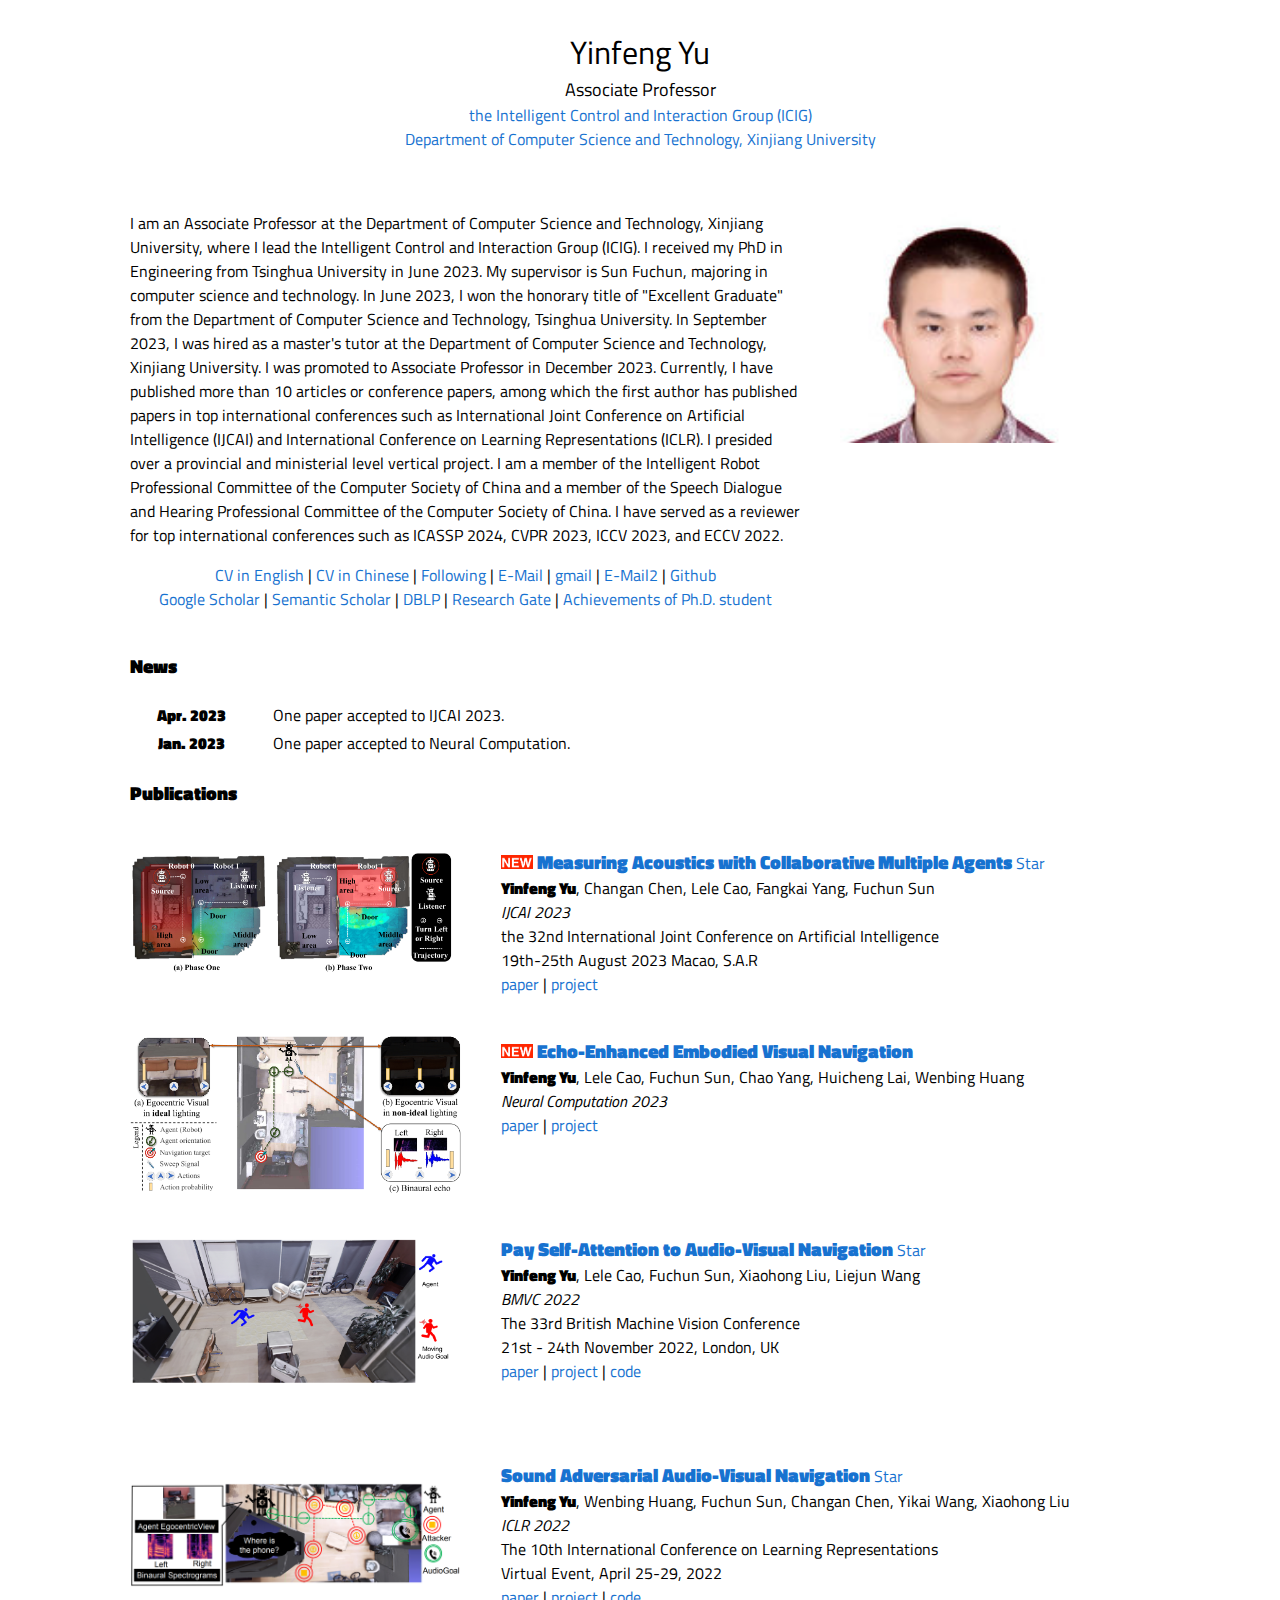
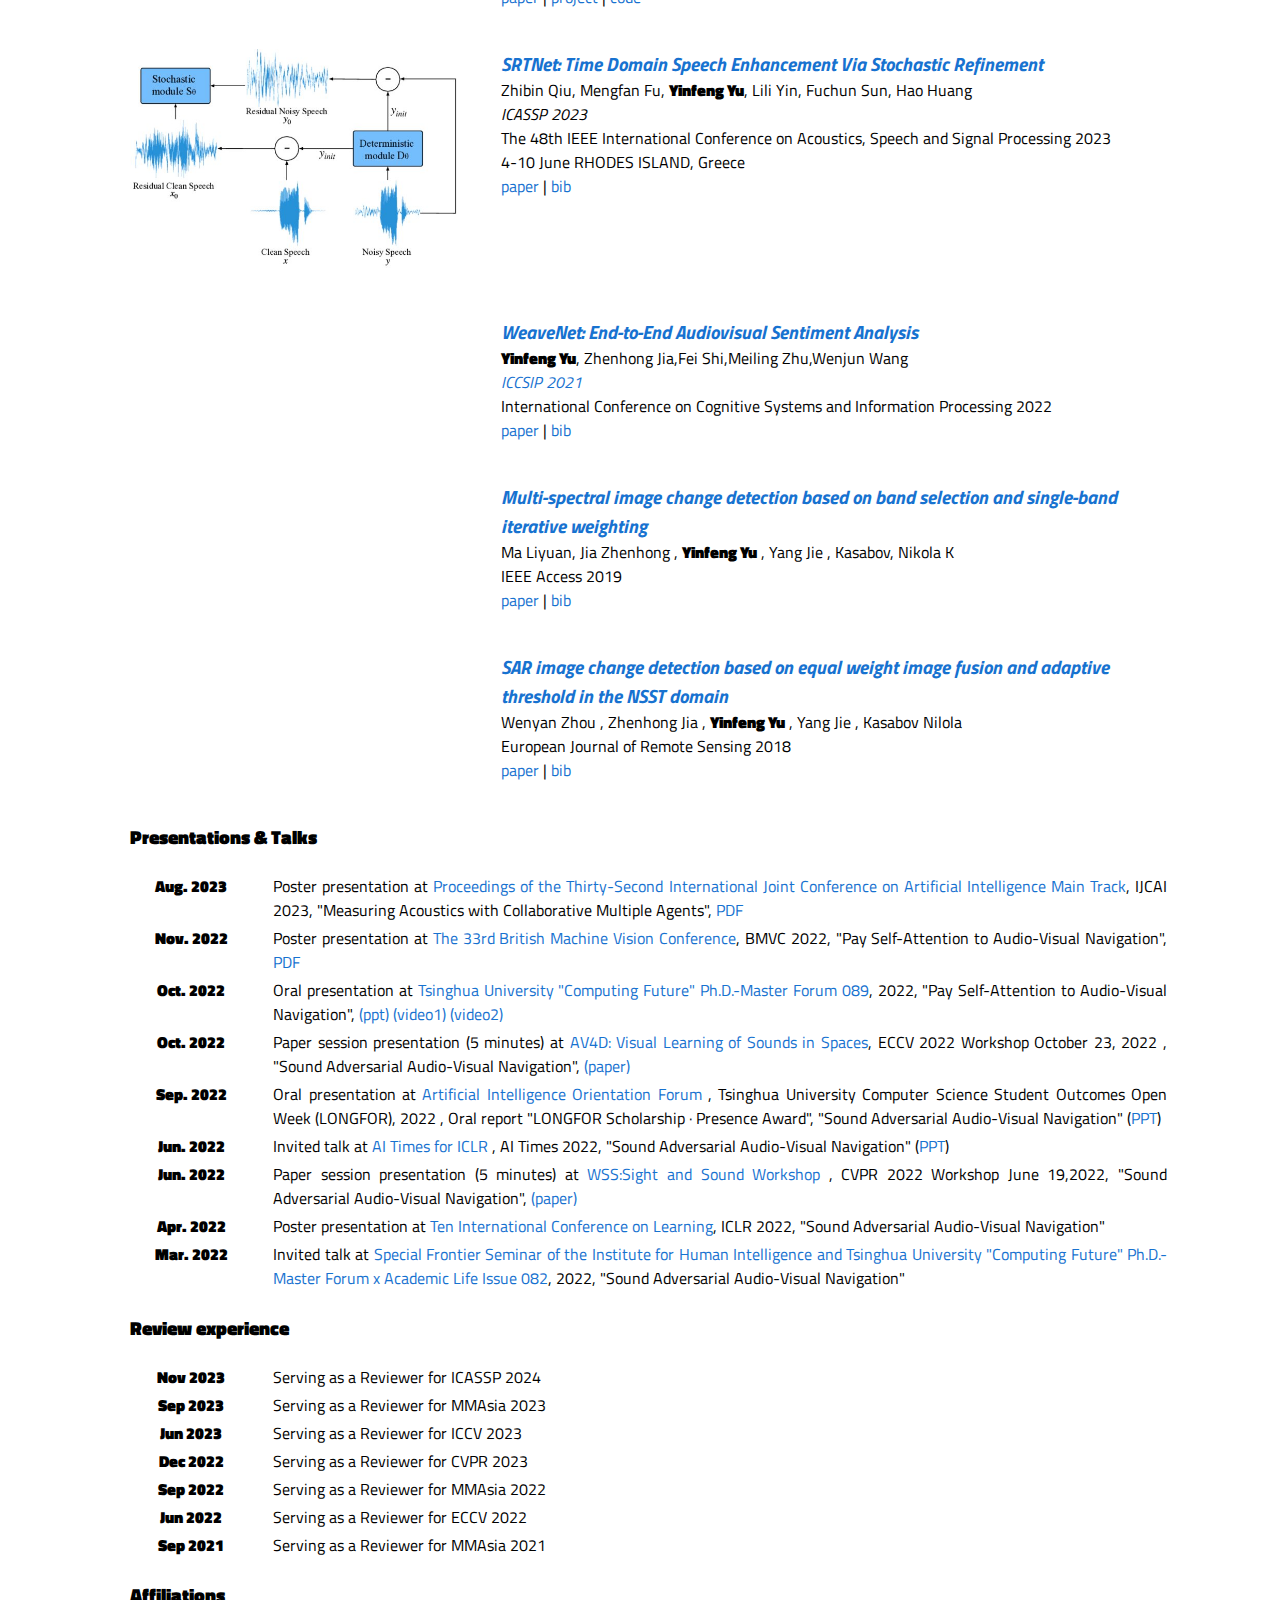
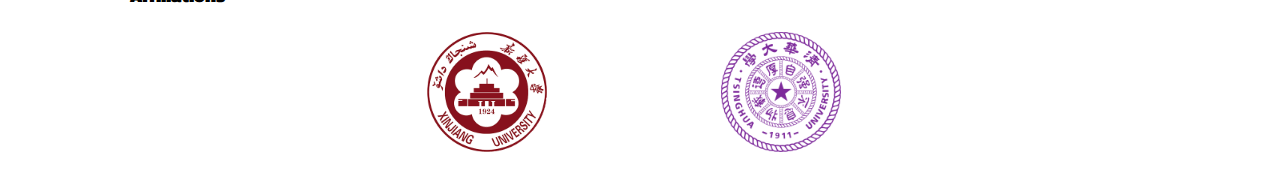
<file: index.html>
<!DOCTYPE HTML PUBLIC "-//W3C//DTD HTML 4.01 Transitional//EN">
<html>
<head>
    <script>
        (function (i, s, o, g, r, a, m) {
            i['GoogleAnalyticsObject'] = r;
            i[r] = i[r] || function () {
                (i[r].q = i[r].q || []).push(arguments)
            }, i[r].l = 1 * new Date();
            a = s.createElement(o),
                m = s.getElementsByTagName(o)[0];
            a.async = 1;
            a.src = g;
            m.parentNode.insertBefore(a, m)
        })(window, document, 'script', '//www.google-analytics.com/analytics.js', 'ga');

        ga('create', 'UA-108114467-1', 'auto');
        ga('send', 'pageview');
    </script>
    <meta name=viewport content=“width=1100”>
    <meta name="generator" content="HTML Tidy for Linux/x86 (vers 11 February 2007), see www.w3.org">
    <link href='https://fonts.googleapis.com/css?family=Titillium Web' rel='stylesheet'>
    <meta charset="utf-8">
    <style type="text/css">
        /* Design Credits: Jon Barron and Abhishek Kar and Saurabh Gupta*/
        a {
            color: #1772d0;
            text-decoration: none;
        }

        a:focus, a:hover {
            color: #f09228;
            text-decoration: none;
        }

        body, td, th {
            font-family: 'Titillium Web', Verdana, Helvetica, sans-serif;
            font-size: 16px;
            font-weight: 400
        }

        heading {
            font-family: 'Titillium Web', Verdana, Helvetica, sans-serif;
            font-size: 19px;
            font-weight: 1000
        }

        strong {
            font-family: 'Titillium Web', Verdana, Helvetica, sans-serif;
            font-size: 16px;
            font-weight: 800
        }

        strongred {
            font-family: 'Titillium Web', Verdana, Helvetica, sans-serif;
            color: 'red';
            font-size: 16px
        }

        sectionheading {
            font-family: 'Titillium Web', Verdana, Helvetica, sans-serif;
            font-size: 22px;
            font-weight: 600
        }
    </style>
    <link rel="shortcut icon" type="image/png" href="images/avatar.jpg"/>
    <title>Yinfeng Yu</title>
    <meta http-equiv="Content-Type" content="text/html; charset=us-ascii">
    <link href='http://fonts.googleapis.com/css?family=Lato:400,700,400italic,700italic' rel='stylesheet'
          type='text/css'>
    <script async defer src="https://buttons.github.io/buttons.js"></script>
</head>
<body>
<table width="1100" border="0" align="center" cellspacing="0" cellpadding="20">
    <tr>
        <td halign="center">
            <p align="center">
                <font size="6">Yinfeng Yu</font> <br>        
                <font size="4">Associate Professor</font> <br> 
                <a href="https://github.com/XJU-ICIRG/.github"> the Intelligent Control and Interaction Group (ICIG) </a> <br> 
                <a href="https://it.xju.edu.cn/index.htm"> Department of Computer Science and Technology, Xinjiang University </a>
            </p>
        </td>
    </tr>
    <tr>
        <td>
            <table width="100%" align="center" border="0" cellspacing="0" cellpadding="20">
                <tr>
                    <td width="67%" valign="middle">
                        <p>
                              I am an Associate Professor at the Department of Computer Science and Technology, Xinjiang University, 
                            where I lead the Intelligent Control and Interaction Group (ICIG).
                              I received my PhD in Engineering from Tsinghua University in June 2023. 
                            My supervisor is Sun Fuchun, majoring in computer science and technology. 
                            In June 2023, I won the honorary title of "Excellent Graduate" from the Department of Computer Science and Technology, Tsinghua University. 
                            In September 2023, I was hired as a master's tutor at the Department of Computer Science and Technology, Xinjiang University. 
                            I was promoted to Associate Professor in December 2023. 
                            Currently, I have published more than 10 articles or conference papers,  
                            among which the first author has published papers in top international conferences such as International Joint Conference on Artificial Intelligence (IJCAI) and International Conference on Learning Representations (ICLR). 
                            I presided over a provincial and ministerial level vertical project. 
                            I am a member of the Intelligent Robot Professional Committee of the Computer Society of China and a member of the Speech Dialogue and Hearing Professional Committee of the Computer Society of China. 
                            I have served as a reviewer for top international conferences such as ICASSP 2024, CVPR 2023, ICCV 2023, and ECCV 2022.
                        </p>

                        <p align="center"><a></a>
                            <a href="files/cv-en.pdf">CV in English</a> | 
                            <a href="files/cv-ch.pdf">CV in Chinese</a> | 
                            <a href="follow/follow.html">Following </a>  |
                            <a href=mailto:yyf17@tsinghua.org.cn>E-Mail</a> |
                        <!--     <a href=mailto:yyf17@mails.tsinghua.edu.cn>E-Mail</a> | -->
                            <a href=mailto:yyf17thu@gmail.com>gmail</a> | 
                            <a href=mailto:yuyinfeng@xju.edu.cn>E-Mail2</a> | 
                            <a href="https://github.com/yyf17">Github</a> <br>
                            <a href="https://scholar.google.com/citations?hl=en&user=Gf1S4uQAAAAJ">Google Scholar</a> |
                            <a href="https://www.semanticscholar.org/author/Yinfeng-Yu/98279298">Semantic Scholar</a> |
                            <a href="https://dblp.org/pid/237/3612.html">DBLP</a> |
                            <a href="https://www.researchgate.net/profile/Yinfeng-Yu">Research Gate</a> |
                            <a href="phd/index.html">Achievements of Ph.D. student </a> 
                        </p>
                    </td>
                   <td width="100%" valign="top">
                        <img src="images/Yinfeng-Yu.jpg" width="75%">
                    </td>

                </tr>
            </table>

            <table width="100%" align="center" border="0" cellspacing="0" cellpadding="20">
                <tr>
                    <td>
                        <heading>News</heading>
                    </td>
                </tr>
            </table>
            <table class="news-table" width="100%" align="center" border="0" style="text-align: justify">
                <colgroup>
                    <col width="15%">
                    <col width="85%">
                </colgroup>
                <tbody>
                     
                 <tr>
                    <td valign="top" align="center"><strong>Apr. 2023</strong></td>
                    <td>One paper accepted to IJCAI 2023.
                    </td>
                </tr>
                    
                <tr>
                    <td valign="top" align="center"><strong>Jan. 2023</strong></td>
                    <td>One paper accepted to Neural Computation.
                    </td>
                </tr>


                </tr>
                </tbody>
            </table>

            <table width="100%" align="center" border="0" cellspacing="0" cellpadding="20">
                <tr>
                    <td width="100%" valign="middle">
                        <heading>Publications</heading>
                    </td>
                </tr>
            </table>


            <table width="100%" align="center" border="0" cellspacing="0" cellpadding="20">
                
               <tr onmouseout="MACMA_stop()" onmouseover="MACMA_start()">
                    <td width="35%">
                        <div class="one">
                            <div class="two" id='MACMA'><img src='images/MACMA.png' alt="sym" width="100%"
                                                                  style="border-style: none">
                            </div>
                        </div>
                        <script type="text/javascript">
                            function MACMA_start() {
                                document.getElementById('MACMA').style.opacity = "0.9";
                            }

                            function MACMA_stop() {
                                document.getElementById('MACMA').style.opacity = "1";
                            }

                            friendly_stop()
                        </script>
                    </td>
                    <td valign="top" width="65%">
                        <p><a href="">
                            <img src="images/new.png" alt="[NEW]" width="5%" style="border-style: none">
                            <heading>Measuring Acoustics with Collaborative Multiple Agents</heading>
                            <a class="github-button" href="https://github.com/yyf17/MACMA" data-icon="octicon-star"
                               data-show-count="true">Star</a>
                        </a><br>
                            <strong>Yinfeng Yu</strong>, Changan Chen, Lele Cao, Fangkai Yang, Fuchun Sun <br>
                            <em>IJCAI 2023<br></em>
                            the 32nd International Joint Conference on Artificial Intelligence <br>
                            19th-25th August 2023 Macao, S.A.R <br>
                            <a href="https://www.ijcai.org/proceedings/2023/0038.pdf">paper</a> |
                            <a href="MACMA/index.html">project</a> 
                    </td>
                </tr>
                   
               <tr onmouseout="E3VN_stop()" onmouseover="E3VN_start()">
                    <td width="35%">
                        <div class="one">
                            <div class="two" id='E3VN'><img src='images/E3VN.png' alt="sym" width="100%"
                                                                  style="border-style: none"></div>
                        </div>
                        <script type="text/javascript">
                            function E3VN_start() {
                                document.getElementById('E3VN').style.opacity = "0.9";
                            }

                            function E3VN_stop() {
                                document.getElementById('E3VN').style.opacity = "1";
                            }

                            friendly_stop()
                        </script>
                    </td>
                    <td valign="top" width="65%">
                        <p><a href="">
                            <img src="images/new.png" alt="[NEW]" width="5%" style="border-style: none">
                            <heading>Echo-Enhanced Embodied Visual Navigation</heading>
                        </a><br>
                            <strong>Yinfeng Yu</strong>, Lele Cao, Fuchun Sun, Chao Yang, Huicheng Lai, Wenbing Huang <br>
                            <em>Neural Computation 2023<br></em>
                            <a href="E3VN/files/E3VN.pdf">paper</a> |
                            <a href="E3VN/index.html">project</a> 
                    </td>
                </tr>

                <tr onmouseout="FSAAVN_stop()" onmouseover="FSAAVN_start()">
                    <td width="35%">
                        <div class="one">
                            <div class="two" id='FSAAVN'><img src='images/fsaavn.png' alt="sym" width="100%"
                                                                  style="border-style: none"></div>
                        </div>
                        <script type="text/javascript">
                            function FSAAVN_start() {
                                document.getElementById('FSAAVN').style.opacity = "0.9";
                            }

                            function FSAAVN_stop() {
                                document.getElementById('FSAAVN').style.opacity = "1";
                            }

                            friendly_stop()
                        </script>
                    </td>
                    <td valign="top" width="65%">
                        <p><a href="">
                            
                            <heading>Pay Self-Attention to Audio-Visual Navigation</heading>
                            <a class="github-button" href="https://github.com/yyf17/FSAAVN" data-icon="octicon-star"
                               data-show-count="true">Star</a>
                        </a><br>
                            <strong>Yinfeng Yu</strong>, Lele Cao, Fuchun Sun, Xiaohong Liu, Liejun Wang <br>
                            <em>BMVC 2022<br></em>
                            The 33rd British Machine Vision Conference <br>
                            21st - 24th November 2022, London, UK <br>
                            <a href="https://bmvc2022.mpi-inf.mpg.de/0046.pdf">paper</a> |
                            <a href="FSAAVN/index.html">project</a> |
                            <a href="https://github.com/yyf17/FSAAVN/tree/main">code</a>
                    </td>
                </tr>
                             
                <tr onmouseout="saavn_stop()" onmouseover="saavn_start()">
                    <td width="35%">
                        <div class="one">
                            <div class="two" id='saavn'><img src='images/saavn.png' alt="sym" width="100%"
                                                                  style="border-style: none"></div>
                        </div>
                        <script type="text/javascript">
                            function saavn_start() {
                                document.getElementById('saavn').style.opacity = "0.9";
                            }

                            function saavn_stop() {
                                document.getElementById('saavn').style.opacity = "1";
                            }

                            friendly_stop()
                        </script>
                    </td>
                    <td valign="top" width="65%">
                        <p><a href="">
                            
                            <heading>Sound Adversarial Audio-Visual Navigation</heading>
                            <a class="github-button" href="https://github.com/yyf17/SAAVN" data-icon="octicon-star"
                               data-show-count="true">Star</a>
                        </a><br>
                            <strong>Yinfeng Yu</strong>, Wenbing Huang, Fuchun Sun, Changan Chen, Yikai Wang, Xiaohong Liu <br>
                            <em>ICLR 2022<br></em>
                            The 10th International Conference on Learning Representations<br>
                            Virtual Event, April 25-29, 2022 <br>
                            <a href="https://openreview.net/pdf?id=NkZq4OEYN-">paper</a> |
                            <a href="SAAVN/index.html">project</a> |
                            <a href="https://github.com/yyf17/SAAVN/tree/main">code</a>
                    </td>
                </tr>
 
                
                <tr onmouseout="SRTNet_stop()" onmouseover="SRTNet_start()">
                    <td width="35%">
                        <div class="one">
                            <div class="two" id='SRTNet'><img src='images/SRTNet.jpg' alt="sym" width="100%"
                                                                  style="border-style: none"></div>
                        </div>
                        <script type="text/javascript">
                            function SRTNet_start() {
                                document.getElementById('SRTNet').style.opacity = "0.9";
                            }

                            function SRTNet_stop() {
                                document.getElementById('SRTNet').style.opacity = "1";
                            }

                            friendly_stop()
                        </script>
                    </td>
                    <td valign="top" width="65%">
                        <p><a href="">  
                            <heading><em>SRTNet: Time Domain Speech Enhancement Via Stochastic Refinement<br></em></heading>
                        </a>
                            Zhibin Qiu, Mengfan Fu, <strong>Yinfeng Yu</strong>, Lili Yin, Fuchun Sun, Hao Huang <br>
                            <em>ICASSP 2023<br></em>
                            The 48th IEEE International Conference on Acoustics, Speech and Signal Processing 2023 <br>
                            4-10 June RHODES ISLAND, Greece <br>
                            <a href="STRNet/SRTNET-ICASSP.pdf">paper</a> | 
                            <a href="STRNet/bib.txt">bib</a>
                    </td>
                </tr>
                
               <tr onmouseout="WeaveNet_stop()" onmouseover="WeaveNet_start()">
                    <td width="35%">
                        <div class="one">
                            <div class="two" id='WeaveNet'><img src='images/blank.png' alt="sym" width="100%"
                                                                  style="border-style: none"></div>
                        </div>
                        <script type="text/javascript">
                            function WeaveNet_start() {
                                document.getElementById('WeaveNet').style.opacity = "0.9";
                            }

                            function WeaveNet_stop() {
                                document.getElementById('WeaveNet').style.opacity = "1";
                            }

                            friendly_stop()
                        </script>
                    </td>
                    <td valign="top" width="65%">
                        <p><a href="">  
                            <heading><em>WeaveNet: End-to-End Audiovisual Sentiment Analysis<br></em></heading>
                        </a>
                            <strong>Yinfeng Yu</strong>, Zhenhong Jia,Fei Shi,Meiling Zhu,Wenjun Wang <br>
                            <em><a href="https://dblp.org/db/conf/iccsip/iccsip2021.html">ICCSIP 2021</a><br></em>
                            International Conference on Cognitive Systems and Information Processing 2022<br>
                            <a href="WeaveNet/WeaveNet.pdf">paper</a> | 
                            <a href="WeaveNet/bib.txt">bib</a>
                    </td>
                </tr>
  
                 <tr onmouseout="MultiSpectral_stop()" onmouseover="MultiSpectral_start()">
                    <td width="35%">
                        <div class="one">
                            <div class="two" id='MultiSpectral'><img src='images/blank.png' alt="sym" width="100%"
                                                                  style="border-style: none"></div>
                        </div>
                        <script type="text/javascript">
                            function MultiSpectral_start() {
                                document.getElementById('MultiSpectral').style.opacity = "0.9";
                            }

                            function MultiSpectral_stop() {
                                document.getElementById('MultiSpectral').style.opacity = "1";
                            }

                            friendly_stop()
                        </script>
                    </td>
                    <td valign="top" width="65%">
                        <p><a href="">  
                            <heading><em>Multi-spectral image change detection based on band selection and single-band iterative weighting<br></em></heading>
                        </a>
                            Ma Liyuan, Jia Zhenhong , <strong>Yinfeng Yu</strong> , Yang Jie , Kasabov, Nikola K <br>
                            IEEE Access 2019<br>
                            <a href="MultiSpectral/MultiSpectral.pdf">paper</a> | 
                            <a href="MultiSpectral/bib.txt">bib</a>
                    </td>
                </tr>
                
                
                 <tr onmouseout="NSSTCD_stop()" onmouseover="NSSTCD_start()">
                    <td width="35%">
                        <div class="one">
                            <div class="two" id='NSSTCD'><img src='images/blank.png' alt="sym" width="100%"
                                                                  style="border-style: none"></div>
                        </div>
                        <script type="text/javascript">
                            function NSSTCD_start() {
                                document.getElementById('NSSTCD').style.opacity = "0.9";
                            }

                            function NSSTCD_stop() {
                                document.getElementById('NSSTCD').style.opacity = "1";
                            }

                            friendly_stop()
                        </script>
                    </td>
                    <td valign="top" width="65%">
                        <p><a href="">  
                            <heading><em>SAR image change detection based on equal weight image fusion and adaptive threshold in the NSST domain<br></em></heading>
                        </a>
                            Wenyan Zhou , Zhenhong Jia , <strong>Yinfeng Yu</strong>  , Yang Jie , Kasabov Nilola <br>
                            European Journal of Remote Sensing 2018<br>
                            <a href="NSSTCD/NSSTCD.pdf">paper</a> | 
                            <a href="NSSTCD/bib.txt">bib</a>
                    </td>
                </tr>            
                
                <table width="100%" align="center" border="0" cellspacing="0" cellpadding="20">
                    <tr>
                        <td>
                            <heading>Presentations & Talks</heading>
                        </td>
                    </tr>
                </table>  
                
                <table class="news-table" width="100%" align="center" border="0" style="text-align: justify">
                    <colgroup>
                        <col width="15%">
                        <col width="85%">
                    </colgroup>
                    <tbody>

                   <tr>
                        <td valign="top" align="center"><strong>Aug. 2023</strong></td>
                        <td> Poster presentation at <a href="https://www.ijcai.org/proceedings/2023/38/">Proceedings of the Thirty-Second International Joint Conference on Artificial Intelligence
Main Track</a>, IJCAI 2023, "Measuring Acoustics with Collaborative Multiple Agents",
                             <a href="https://www.ijcai.org/proceedings/2023/0038.pdf">PDF</a>
                        </td>
                    </tr>


                        
                   <tr>
                        <td valign="top" align="center"><strong>Nov. 2022</strong></td>
                        <td> Poster presentation at <a href="https://bmvc2022.mpi-inf.mpg.de/46/">The 33rd British Machine Vision Conference</a>, BMVC 2022, "Pay Self-Attention to Audio-Visual Navigation",
                             <a href="https://bmvc2022.mpi-inf.mpg.de/0046.pdf">PDF</a>
                        </td>
                    </tr>
                        
                        
                   <tr>
                        <td valign="top" align="center"><strong>Oct. 2022</strong></td>
                        <td> Oral presentation at <a href="">Tsinghua University "Computing Future" Ph.D.-Master Forum 089</a>, 2022, "Pay Self-Attention to Audio-Visual Navigation",
                             <a href="FSAAVN/boshuo89/ppt-89.pptx">(ppt)</a>
                            <a href="FSAAVN/boshuo89/Replica-v5.mp4">(video1)</a>
                            <a href="/FSAAVN/boshuo89/Matterport3D-RGBD-FSAAVN-splt0.89.mp4">(video2)</a>
                        </td>
                    </tr>
                        
                        
                   <tr>
                        <td valign="top" align="center"><strong>Oct. 2022</strong></td>
                        <td> Paper session presentation (5 minutes) at  <a href="https://av4d.org">AV4D: Visual Learning of Sounds in Spaces</a>, ECCV 2022 Workshop October 23, 2022 , "Sound Adversarial Audio-Visual Navigation",
                            <a href="https://av4d.org/papers/p1.pdf">(paper)</a>
                        </td>
                    </tr>
      
                   <tr>
                        <td valign="top" align="center"><strong>Sep. 2022</strong></td>
                        <td> Oral presentation at <a href="https://mp.weixin.qq.com/s/DSnWrMgcn-exsued98M27g"> Artificial Intelligence Orientation Forum </a>, Tsinghua University Computer Science Student Outcomes Open Week (LONGFOR), 2022 , Oral report "LONGFOR Scholarship · Presence Award", "Sound Adversarial Audio-Visual Navigation" (<a href="ppt/longhu.pptx">PPT</a>)
                        </td>
                    </tr>
                        
                    <tr>
                        <td valign="top" align="center"><strong>Jun. 2022</strong></td>
                        <td> Invited talk at <a href="https://mp.weixin.qq.com/s/x8ioRUxoEbP9RUqevysu7g">AI Times for ICLR </a>, AI Times 2022, "Sound Adversarial Audio-Visual Navigation" (<a href="">PPT</a>)
                        </td>
                    </tr>

                    <tr>
                        <td valign="top" align="center"><strong>Jun. 2022</strong></td>
                        <td> Paper session presentation (5 minutes) at <a href="https://sightsound.org/#info">WSS:Sight and Sound Workshop </a>, CVPR 2022 Workshop June 19,2022, "Sound Adversarial Audio-Visual Navigation",
                            <a href="https://sightsound.org/papers/2022/Yu_Sound_Adversarial_Audio-Visual_Navigation.pdf">(paper)</a>
                        </td>
                    </tr>
                        
                    <tr>
                        <td valign="top" align="center"><strong>Apr. 2022</strong></td>
                        <td> Poster presentation at <a href="https://iclr.cc/virtual/2022/session/8352">Ten
International Conference on Learning</a>, ICLR 2022, "Sound Adversarial Audio-Visual Navigation"
                        </td>
                    </tr>
                        
                    <tr>
                        <td valign="top" align="center"><strong>Mar. 2022</strong></td>
                        <td> Invited talk at <a href="https://mp.weixin.qq.com/s/HsyONHIYMfuh8NkBG4GItQ">Special Frontier Seminar of the Institute for Human Intelligence and Tsinghua University "Computing Future" Ph.D.-Master Forum x Academic Life Issue 082</a>, 2022, "Sound Adversarial Audio-Visual Navigation"
                        </td>
                    </tr>

                    </tbody>
                </table>
                
                
                <table width="100%" align="center" border="0" cellspacing="0" cellpadding="20">
                    <tr>
                
                        <td>
                            <heading>Review experience</heading>
                        </td>
                    </tr>
                </table>  
                
                <table class="news-table" width="100%" align="center" border="0" style="text-align: justify">
                    <colgroup>
                        <col width="15%">
                        <col width="85%">
                    </colgroup>
                    <tbody>

                 <tr>
                        <td valign="top" align="center"><strong>Nov 2023</strong></td>
                        <td> 
                            Serving as a Reviewer for ICASSP 2024
                        </td>
                    </tr>

                        
                 <tr>
                        <td valign="top" align="center"><strong>Sep 2023</strong></td>
                        <td> 
                            Serving as a Reviewer for MMAsia 2023
                        </td>
                    </tr>
                        
                   <tr>
                        <td valign="top" align="center"><strong>Jun 2023</strong></td>
                        <td> 
                            Serving as a Reviewer for ICCV 2023
                        </td>
                    </tr>
                        
                    <tr>
                        <td valign="top" align="center"><strong>Dec 2022</strong></td>
                        <td> 
                            Serving as a Reviewer for CVPR 2023
                        </td>
                    </tr> 

                    <tr>
                        <td valign="top" align="center"><strong>Sep 2022</strong></td>
                        <td> 
                            Serving as a Reviewer for MMAsia 2022
                        </td>
                    </tr>
                        
                    <tr>
                        <td valign="top" align="center"><strong>Jun 2022</strong></td>
                        <td> 
                            Serving as a Reviewer for ECCV 2022
                        </td>
                    </tr>

                        
                    <tr>
                        <td valign="top" align="center"><strong>Sep 2021</strong></td>
                        <td> 
                            Serving as a Reviewer for MMAsia 2021
                        </td>
                    </tr>



                    </tbody>
                </table>            
                
                
               <table width="100%" align="center" border="0" cellspacing="0" cellpadding="20">
                    <tbody>
                    <tr>
                        <td>
                            <heading>Affiliations</heading>
                        </td>
                    </tr>
                    </tbody>
                </table>

                <table align="center">
                    <tbody>
                    <tr>
                        <td width="23%" align="center">
                            <a href="https://www.xju.edu.cn" target="_blank">
                                <img style="width:120px" src="images/xinjiang.png"></a>&nbsp &nbsp
                        </td>
                        <td width="23%" align="center">
                            <a href="https://www.tsinghua.edu.cn/" target="_blank">
                                <img style="width:120px" src="images/tsinghua.png"></a>&nbsp &nbsp
                        </td>
                    </tr>
<!--                     <tr>
                        <td width="50%" align="center"><font size="2">ZJU<br>2014-2016</font></td>
                        <td width="50%" align="center"><font size="2">SFU<br>2016-2019</font></td>
                    </tr> -->
                    </tbody>
                </table>
                

        </td>
    </tr>
</table>
</body>
</html>
</file>
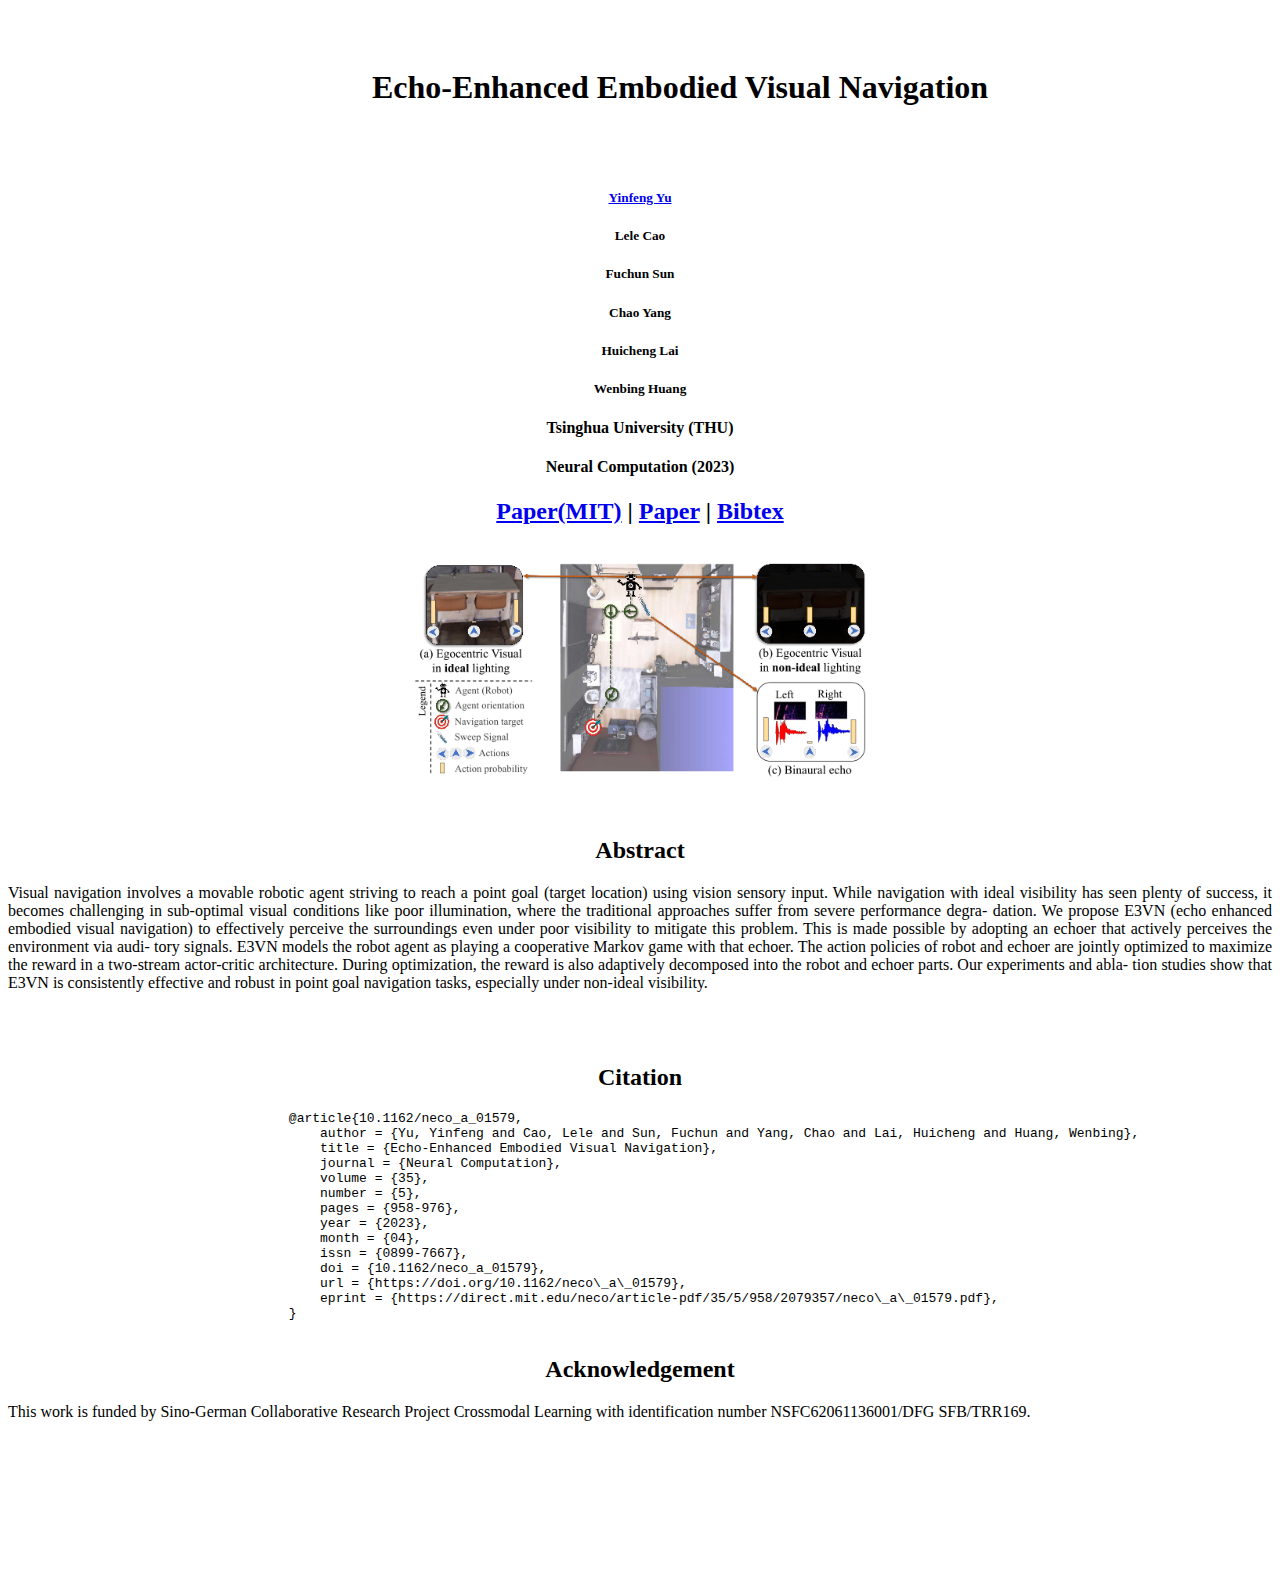
<file: E3VN/index.html>
<!doctype html>
<html lang="en">
  <head>
    <!-- Required meta tags -->
    <meta charset="utf-8">
    <meta name="viewport" content="width=device-width, initial-scale=1, shrink-to-fit=no">

    <!-- Bootstrap CSS -->
    <link rel="stylesheet" href="https://cdn.jsdelivr.net/npm/bootstrap@4.5.3/dist/css/bootstrap.min.css" integrity="sha384-TX8t27EcRE3e/ihU7zmQxVncDAy5uIKz4rEkgIXeMed4M0jlfIDPvg6uqKI2xXr2" crossorigin="anonymous">

    <title> E3VN </title>
  </head>
  <body>
  	<div style="text-align:center;">
		<div id="intro" style="width: 100%; padding:40px; text-align:center;">
	        <h1>Echo-Enhanced Embodied Visual Navigation</h1>
        </div>
		<div class="container">
		  <div class="row">
		    <div class="col-sm">
		      <a href="https://yyf17.github.io/"><h5> Yinfeng Yu </h5></a>    
		    </div>
		    <div class="col-sm">
		      <h5> Lele Cao</h5>
		    </div>
		    <div class="col-sm">
		      <h5> Fuchun Sun</h5> 
		    </div>
		    <div class="col-sm">
		      <h5> Chao Yang </h5>
                    </div>
                    <div class="col-sm">
                      <h5> Huicheng Lai </h5>
                    </div>
                    <div class="col-sm">
                      <h5> Wenbing Huang </h5>
                    </div>
		  </div>
		  <p></p>
			
		  <div class="row">
		  	<div class="col-lg">
		   	   <h4>  Tsinghua University (THU) </h4>
		        </div>
		  </div>
			
		  <div class="row">
		  	<div class="col-lg">
		   	<h4> Neural Computation (2023) </h4>
		    </div>
		  </div>
		  
		  <div class="row">
		       <div class="col-lg">
		                   <center><h2><strong>
	                           <a href="https://direct.mit.edu/neco/article-pdf/35/5/958/2079357/neco_a_01579.pdf">Paper(MIT)</a> |
			           <a href="./files/E3VN.pdf">Paper</a> |
                                   <a href="./files/bib.txt">Bibtex</a> </strong> </h2></center> 
			</div>
		  </div>
		  <br>
		  
		  <div class="row">
		  	<div class="col-lg">
		  	<img src="./files/E3VN.png" class="img-fluid" style="height:215px;">
		  	</div>
		  </div>

		  <br><br>
			
		  <div class="row">
		  	<div class="col-sm">
		  		<h2> Abstract </h2>
		  	</div>
		  </div>
		  <div class="row">
		  	<div style="font-size:16px">
				<p align="justify">
					Visual navigation involves a movable robotic agent striving to reach a point goal (target
					location) using vision sensory input. While navigation with ideal visibility has seen
					plenty of success, it becomes challenging in sub-optimal visual conditions like poor
					illumination, where the traditional approaches suffer from severe performance degra-
					dation. We propose E3VN (echo enhanced embodied visual navigation) to effectively
					perceive the surroundings even under poor visibility to mitigate this problem. This is
					made possible by adopting an echoer that actively perceives the environment via audi-
					tory signals. E3VN models the robot agent as playing a cooperative Markov game with
					that echoer. The action policies of robot and echoer are jointly optimized to maximize
					the reward in a two-stream actor-critic architecture. During optimization, the reward is
					also adaptively decomposed into the robot and echoer parts. Our experiments and abla-
					tion studies show that E3VN is consistently effective and robust in point goal navigation
					tasks, especially under non-ideal visibility.
		  		</p>
		  	</div>
		  </div>

		  <br><br>


		  <div class="row">
		  	<div class="col-sm">
		  		<h2> Citation </h2>
		  		    <pre align="left">
				    @article{10.1162/neco_a_01579,
					author = {Yu, Yinfeng and Cao, Lele and Sun, Fuchun and Yang, Chao and Lai, Huicheng and Huang, Wenbing},
					title = {Echo-Enhanced Embodied Visual Navigation},
					journal = {Neural Computation},
					volume = {35},
					number = {5},
					pages = {958-976},
					year = {2023},
					month = {04},
					issn = {0899-7667},
					doi = {10.1162/neco_a_01579},
					url = {https://doi.org/10.1162/neco\_a\_01579},
					eprint = {https://direct.mit.edu/neco/article-pdf/35/5/958/2079357/neco\_a\_01579.pdf},
				    }
                   		 </pre>
			</div>
		  </div>

		  <div class="row">
		  	<div class="col-sm">
		  		<h2> Acknowledgement </h2>
		  		<p align="left">
	                		This work is funded by Sino-German Collaborative Research Project Crossmodal Learning with identification number NSFC62061136001/DFG SFB/TRR169.
            			<br><br>
		  	</div>
		  </div>		  

		</div>
	</div>



	<div id="intro" style="width: 100%; padding:50px; text-align:center;">
	        <h1></h1>
	</div>

    <script src="https://code.jquery.com/jquery-3.5.1.slim.min.js" integrity="sha384-DfXdz2htPH0lsSSs5nCTpuj/zy4C+OGpamoFVy38MVBnE+IbbVYUew+OrCXaRkfj" crossorigin="anonymous"></script>
    <script src="https://cdn.jsdelivr.net/npm/bootstrap@4.5.3/dist/js/bootstrap.bundle.min.js" integrity="sha384-ho+j7jyWK8fNQe+A12Hb8AhRq26LrZ/JpcUGGOn+Y7RsweNrtN/tE3MoK7ZeZDyx" crossorigin="anonymous"></script>
   
  </body>
</html>
</file>
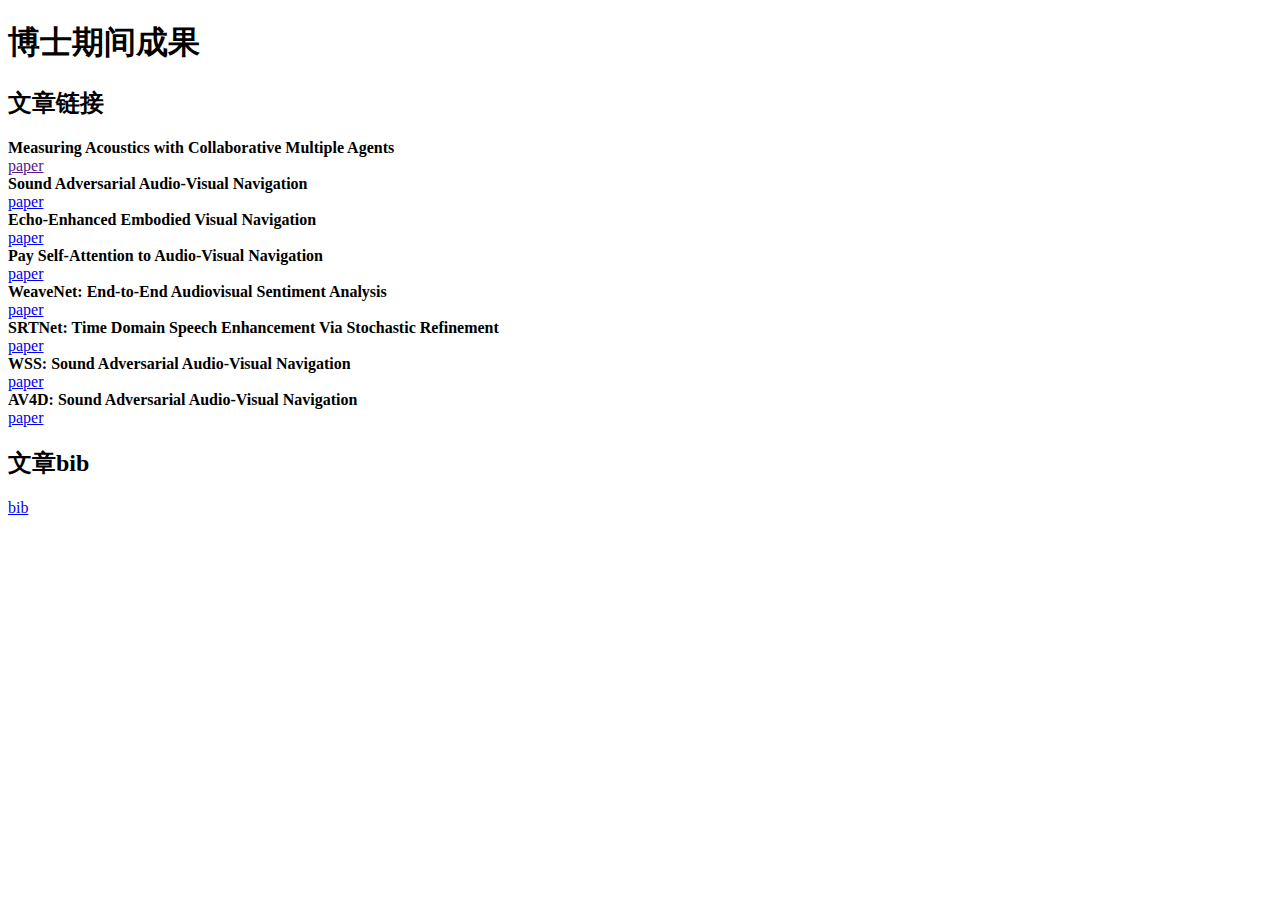
<file: phd/index.html>
<!DOCTYPE html>
<html lang="zh">
 
<h1>博士期间成果</h1>

<h2>文章链接</h2>
  
<strong>Measuring Acoustics with Collaborative Multiple Agents</strong>
<br>
<a href="">paper</a> 
<br>

<strong>Sound Adversarial Audio-Visual Navigation</strong>
<br>
<a href="https://openreview.net/pdf?id=NkZq4OEYN-">paper</a>
<br>
  
<strong>Echo-Enhanced Embodied Visual Navigation</strong>
<br>
<a href="../E3VN/files/E3VN.pdf">paper</a>
<br>
  
<strong>Pay Self-Attention to Audio-Visual Navigation</strong>
<br>
<a href="https://bmvc2022.mpi-inf.mpg.de/0046.pdf">paper</a>
<br>
  
<strong>WeaveNet: End-to-End Audiovisual Sentiment Analysis</strong>
<br>
<a href="../WeaveNet/WeaveNet.pdf">paper</a>
<br>
  
<strong>SRTNet: Time Domain Speech Enhancement Via Stochastic Refinement</strong>
<br>
<a href="../STRNet/SRTNet.pdf">paper</a> 
<br>


<strong>WSS: Sound Adversarial Audio-Visual Navigation</strong>
<br>
<a href="https://sightsound.org/papers/2022/Yu_Sound_Adversarial_Audio-Visual_Navigation.pdf">paper</a>
<br>
  
<strong>AV4D: Sound Adversarial Audio-Visual Navigation</strong>
<br>
<a href="https://av4d.org/papers/p1.pdf">paper</a>
<br>

<h2>文章bib</h2>
<a href="bib.txt">bib</a>
  

  
</html>
</file>
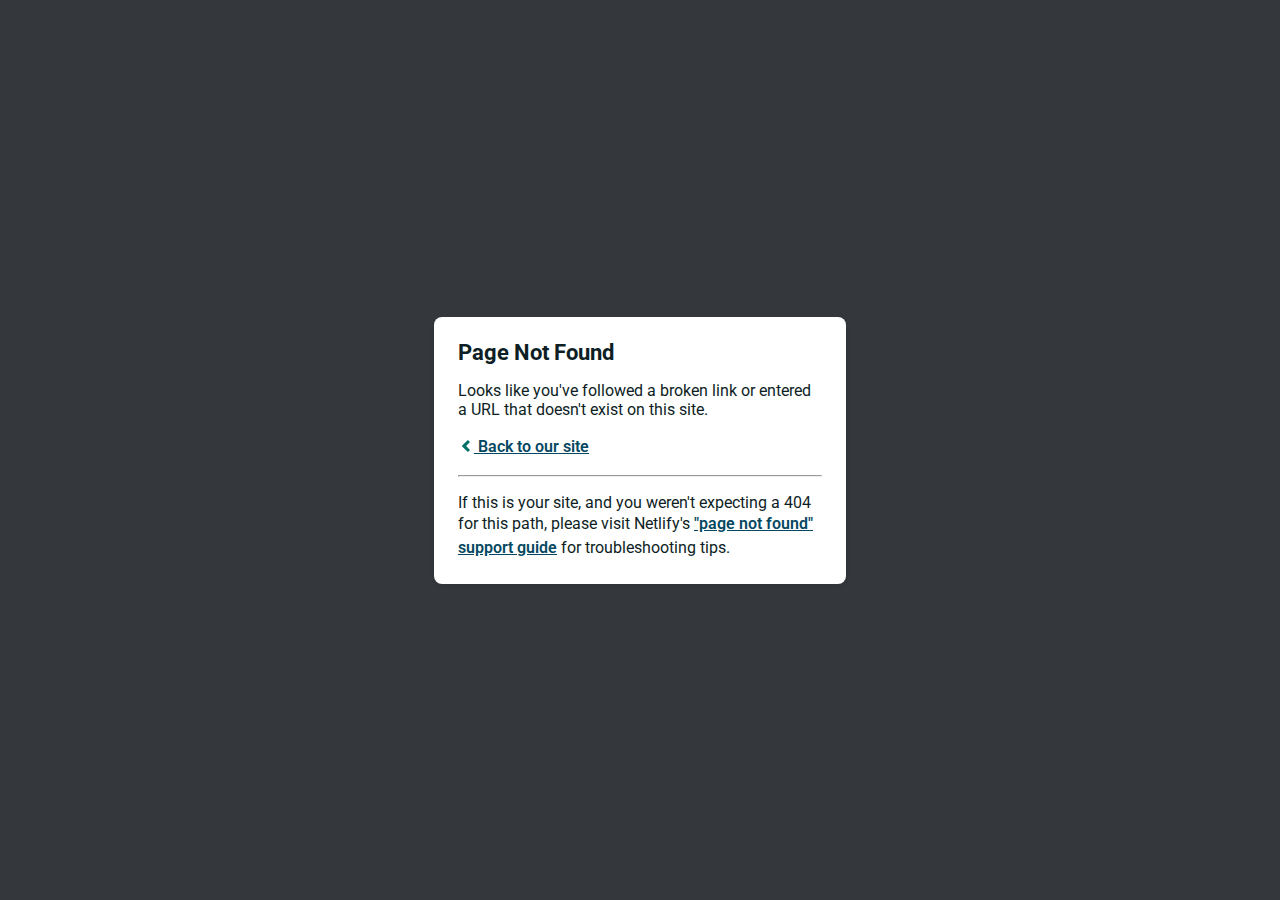
<file: follow/files/analytics.html>
<!DOCTYPE html>
<html>
  <head>
    <meta charset="utf-8">
    <meta name="viewport" content="width=device-width, initial-scale=1.0, maximum-scale=1.0, user-scalable=no">

    <title>Page Not Found</title>
    <link href='https://fonts.googleapis.com/css?family=Roboto:400,700&subset=latin,latin-ext' rel='stylesheet' type='text/css'>
    <style>
    body {
      font-family: -apple-system, BlinkMacSystemFont, "Segoe UI", Roboto, Helvetica, Arial, sans-serif, "Apple Color Emoji", "Segoe UI Emoji", "Segoe UI Symbol";
      background: rgb(52, 56, 60);
      color: white;
      overflow: hidden;
      margin: 0;
      padding: 0;
    }

    h1 {
      margin: 0;
      font-size: 22px;
      line-height: 24px;
    }

    .main {
      position: relative;
      display: flex;
      flex-direction: column;
      align-items: center;
      justify-content: center;
      height: 100vh;
      width: 100vw;
    }

    .card {
      position: relative;
      display: flex;
      flex-direction: column;
      width: 75%;
      max-width: 364px;
      padding: 24px;
      background: white;
      color: rgb(14, 30, 37);
      border-radius: 8px;
      box-shadow: 0 2px 4px 0 rgba(14, 30, 37, .16);
    }

    a {
      margin: 0;
      font-weight: 600;
      line-height: 24px;
      color: #054861;
    }

    a svg {
      position: relative;
      top: 2px;
    }

    a:hover,
    a:focus {
      text-decoration: none;
    }

    a:hover svg path{
      fill: #007067;
    }

    p:last-of-type {
      margin-bottom: 0;
    }

    </style>
  </head>
  <body>
    <div class="main">
      <div class="card">
        <div class="header">
          <h1>Page Not Found</h1>
        </div>
        <div class="body">
          <p>Looks like you've followed a broken link or entered a URL that doesn't exist on this site.</p>
          <p>
            <a id="back-link" href="/">
              <svg xmlns="http://www.w3.org/2000/svg" width="16" height="16" viewBox="0 0 16 16">
                <path fill="#007067" d="M11.9998836,4.09370803 L8.55809517,7.43294953 C8.23531459,7.74611298 8.23531459,8.25388736 8.55809517,8.56693769 L12,11.9062921 L9.84187871,14 L4.24208544,8.56693751 C3.91930485,8.25388719 3.91930485,7.74611281 4.24208544,7.43294936 L9.84199531,2 L11.9998836,4.09370803 Z"/>
              </svg>
              Back to our site
             </a>
          </p>
          <hr><p>If this is your site, and you weren't expecting a 404 for this path, please visit Netlify's <a href="https://answers.netlify.com/t/support-guide-i-ve-deployed-my-site-but-i-still-see-page-not-found/125?utm_source=404page&utm_campaign=community_tracking">"page not found" support guide</a> for troubleshooting tips.
          </p>
        </div>
      </div>
    </div>
    <script>
      (function() {
        if (document.referrer && document.location.host && document.referrer.match(new RegExp("^https?://" + document.location.host))) {
          document.getElementById("back-link").setAttribute("href", document.referrer);
        }
      })();
    </script>
  </body>
</html>
</file>
